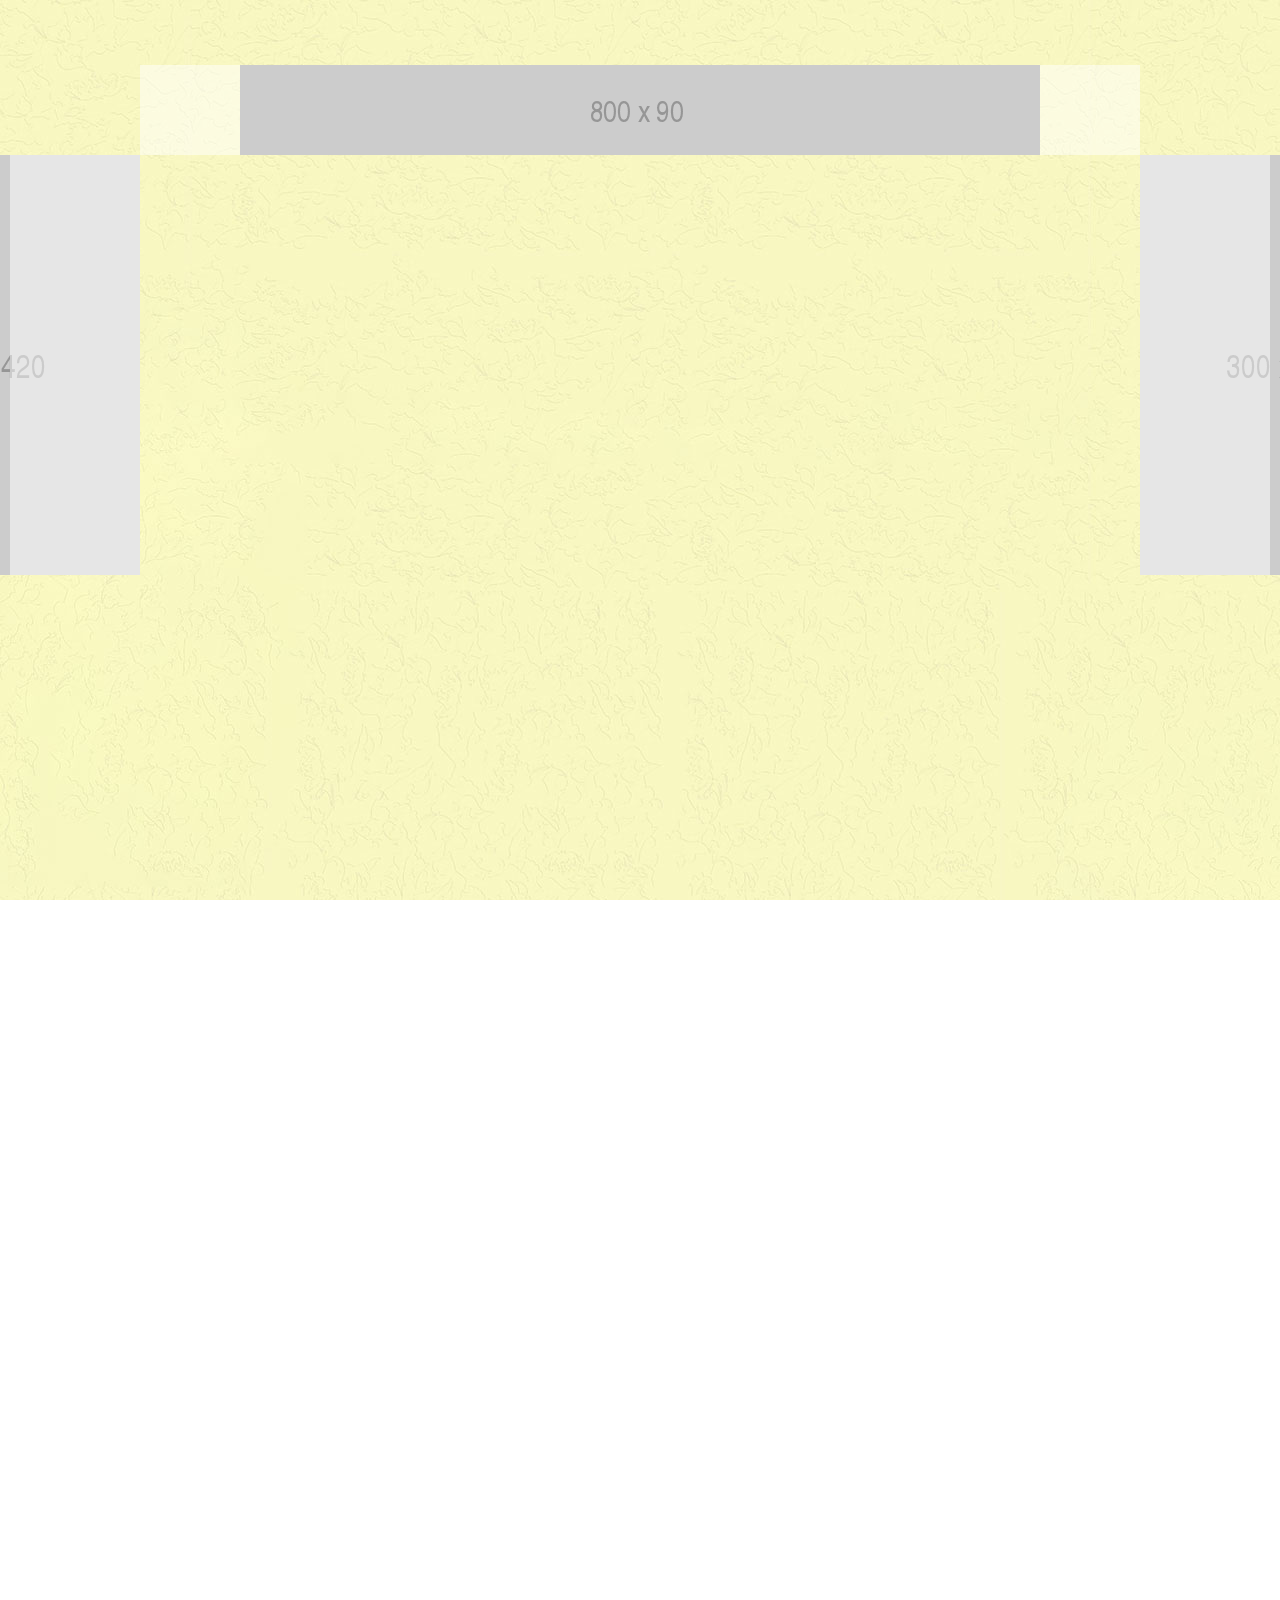
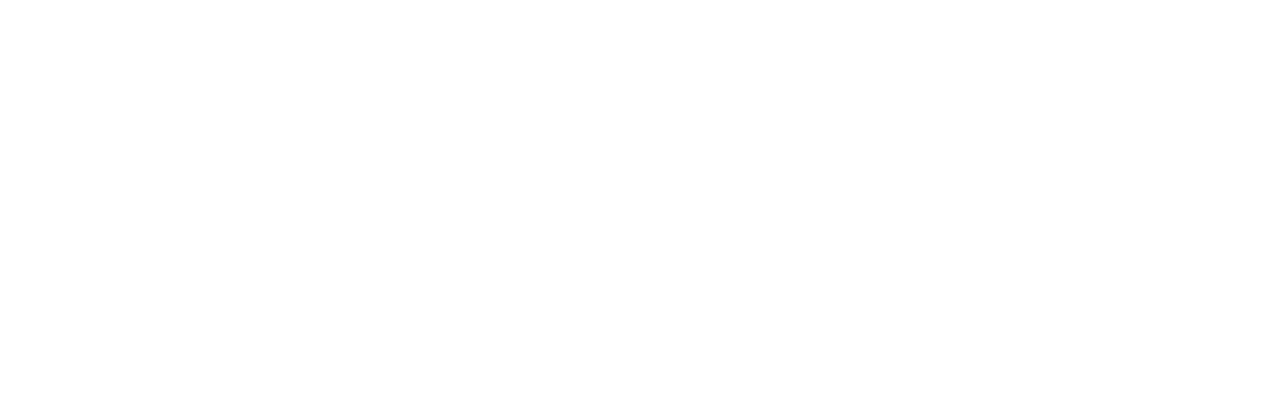
<file: banners/html5_fullbg/index.html>
<!DOCTYPE html>
<html lang="en">
<head>
<meta charset="utf-8">
<meta http-equiv="X-UA-Compatible" content="IE=edge">
<meta name="viewport" content="width=device-width initial-scale=1.0 maximum-scale=1.0 user-scalable=yes" />
<title>Adtima</title>
<style type="text/css">
*{margin:0;padding:0;box-sizing:border-box;-moz-box-sizing:border-box;-webkit-box-sizing:border-box;}
body{background:url(BG.jpg) top center fixed;width:100%;height:100%}
.img-responsive{display:block;max-width:100%;height:auto;margin:0 auto}
	.adtima-fc-main-body{position:relative;width:1000px;height:2000px;margin:0 auto;padding:90px}

	.adtima-fc-top{display:block;position:absolute;top:65px;left:0;right:0;text-align:center}
	.adtima-fc-top .fc-link{display:block;width:1000px;height:90px;margin:0 auto;cursor:pointer}
	
    .adtima-fc-left{display:block;position:absolute;top:155px;left:-180px;width:180px;height:550px}
	.adtima-fc-left img{position:absolute;top:0;right:0}
    .adtima-fc-left .fc-link{position:absolute;top:0;right:0;z-index:18;display:block;cursor:pointer}
	
	.adtima-fc-right{display:block;position:absolute;top:155px;right:-180px;width:180px;height:550px}
    .adtima-fc-right .fc-link{position:absolute;top:0;left:0;z-index:18;display:block;cursor:pointer}
</style>

</head>
<body>
	<div class="adtima-fc-main-body" id='main-body'>
		<div class="adtima-fc-top">
			<div class="fc-link" onclick="clickLandingPage();" style="background-color:rgba(255,255,255,0.5)">
				<img src="Top.png">
			</div>
		</div>
		<div class="adtima-fc-left">
			<img src="Left.png">
			<div class="fc-link" onclick="clickLandingPage();" style="background-color:rgba(255,255,255,0.5);width:130px;height:420px"></div>
		</div>
		<div class="adtima-fc-right">
			<img src="Right.png">
			<div class="fc-link" onclick="clickLandingPage();" style="background-color:rgba(255,255,255,0.5);width:130px;height:420px"></div>
		</div>
	</div>
<script>
function clickLandingPage() {
    if('getTargetUrl' in window) {
		var clickTAG = getTargetUrl();
		window.open(clickTAG, "_blank");
	} else {
		console.log('Pls check getTargetUrl method!');
	}
}    

////////////////////////////////////////////////////////////
// resizeAdtima
////////////////////////////////////////////////////////////
function resizeAdtimaPageWidth(pageWidth) {
	var mainBody = document.getElementById('main-body');
	mainBody.style.width = pageWidth + "px";
} 

function transperentClickTag() {
	var fcClick = document.getElementsByClassName('fc-link');
	for(var i = 0; i < fcClick.length; i++) {
		fcClick[i].style['background-color'] = 'rgba(255,255,255,0)';
	}
}

if('getTargetUrl' in window) {
	transperentClickTag();
}


////////////////////////////////////////////////////////////
// resizeAdtima
////////////////////////////////////////////////////////////
</script>
</body>
</html>
</file>
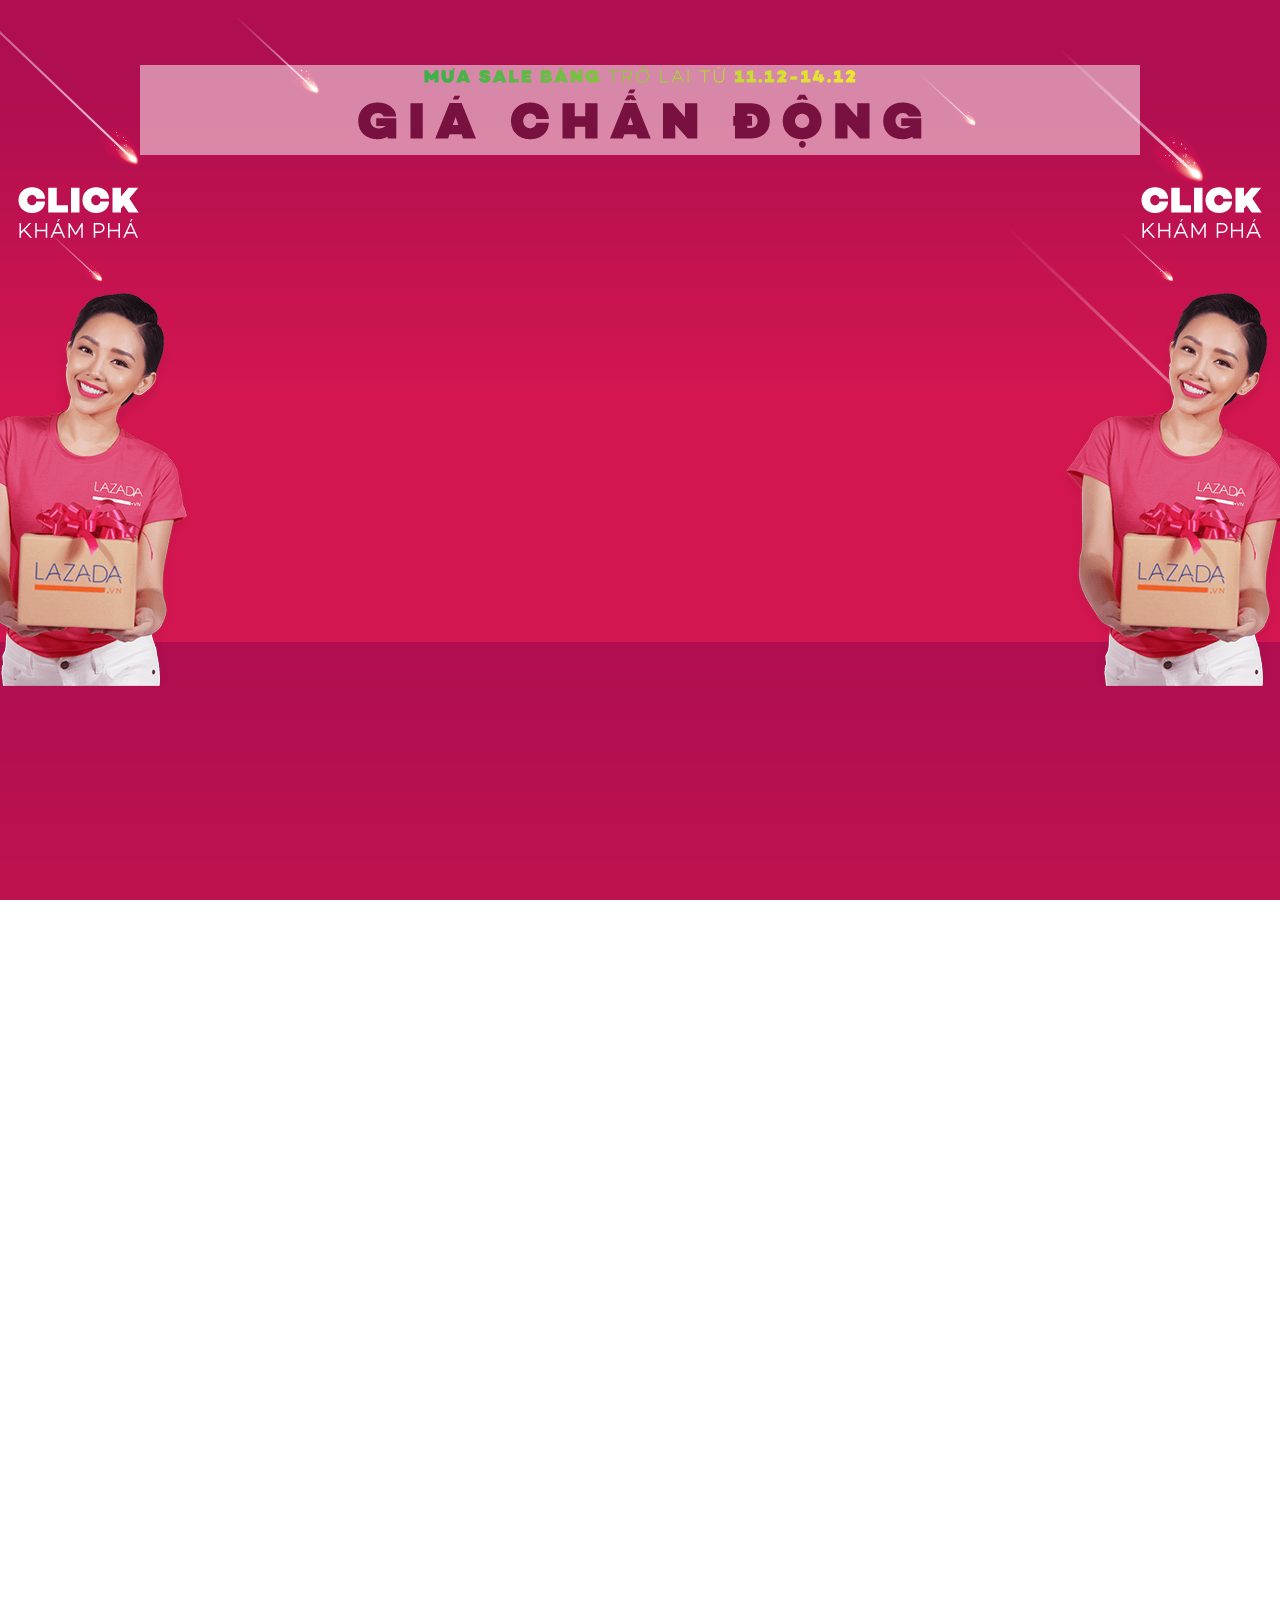
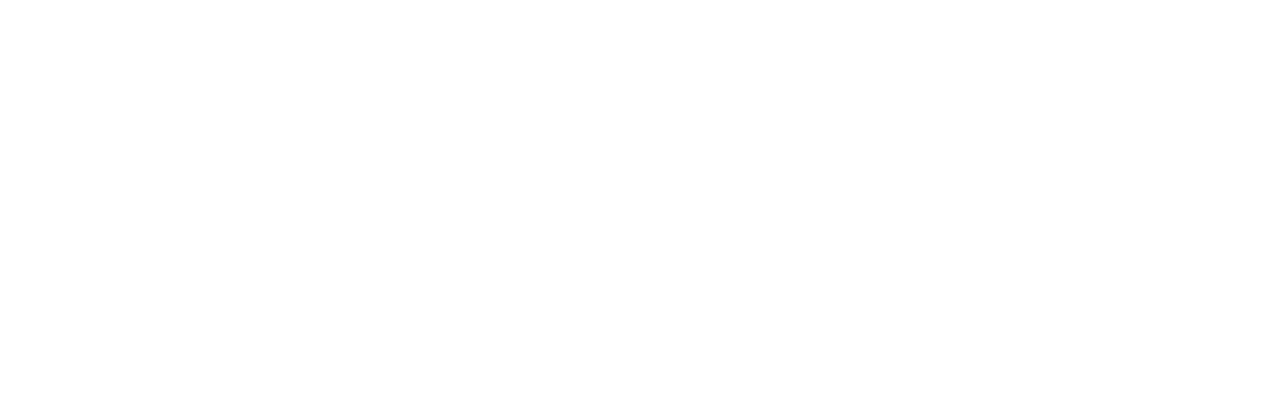
<file: banners/lazada/index.html>
<!DOCTYPE html>
<html lang="en">
<head>
<meta charset="utf-8">
<meta http-equiv="X-UA-Compatible" content="IE=edge">
<meta name="viewport" content="width=device-width initial-scale=1.0 maximum-scale=1.0 user-scalable=yes" />
<title>Adtima</title>
<style type="text/css">
*{margin:0;padding:0;box-sizing:border-box;-moz-box-sizing:border-box;-webkit-box-sizing:border-box;}
body{background:url(images/BG.png) top center fixed;width:100%;height:100%}
.img-responsive{display:block;max-width:100%;height:auto;margin:0 auto}
	.adtima-fc-main-body{position:relative;width:1000px;height:2000px;margin:0 auto;padding:90px}

	.adtima-fc-top{display:block;position:absolute;top:65px;left:0;right:0;text-align:center}
	.adtima-fc-top .fc-link{display:block;width:1000px;height:90px;margin:0 auto;cursor:pointer}
	
    .adtima-fc-left{display:block;position:absolute;top:155px;left:-180px;width:180px;height:550px}
	.adtima-fc-left img{position:absolute;top:0;right:0}
    .adtima-fc-left .fc-link{position:absolute;top:0;right:0;z-index:18;display:block;cursor:pointer}
	
	.adtima-fc-right{display:block;position:absolute;top:155px;right:-180px;width:180px;height:550px}
	.adtima-fc-right img{position:absolute;top:0;right:0}
    .adtima-fc-right .fc-link{position:absolute;top:0;left:0;z-index:18;display:block;cursor:pointer}
</style>
<script src="https://stc.support.brand.zing.vn/static/demo/2016/cache/createjs-2015.11.26.min.js"></script>
<!-- write your code here -->
<script src="index.js?1512707768364"></script>
<script>
var canvas, stage, exportRoot, fnStartAnimation, fnPauseAnimation;
function init() {
	canvas = document.getElementById("canvas");
	createjs.MotionGuidePlugin.install();
	var comp=AdobeAn.getComposition("88D2BDDE38522C4DB1D0F0FBB60B8CF4");
	var lib=comp.getLibrary();
	var loader = new createjs.LoadQueue(false);
	loader.addEventListener("fileload", function(evt){handleFileLoad(evt,comp)});
	loader.addEventListener("complete", function(evt){handleComplete(evt,comp)});
	var lib=comp.getLibrary();
	loader.loadManifest(lib.properties.manifest);
}
function resizeAdtimaPageWidth(pageWidth) {
	window.adPageWidth = pageWidth;
	if(canvas && canvas.onResizeAds) {
		canvas.onResizeAds(pageWidth);
	}
}
function handleFileLoad(evt, comp) {
	var images=comp.getImages();	
	if (evt && (evt.item.type == "image")) { images[evt.item.id] = evt.result; }	
}
function handleComplete(evt,comp) {
	//This function is always called, irrespective of the content. You can use the variable "stage" after it is created in token create_stage.
	var lib=comp.getLibrary();
	var ss=comp.getSpriteSheet();
	var queue = evt.target;
	var ssMetadata = lib.ssMetadata;
	for(i=0; i<ssMetadata.length; i++) {
		ss[ssMetadata[i].name] = new createjs.SpriteSheet( {"images": [queue.getResult(ssMetadata[i].name)], "frames": ssMetadata[i].frames} )
	}
	exportRoot = new lib.lazada_JS_2000x1200();
	stage = new lib.Stage(canvas);
	stage.addChild(exportRoot);	
	//Registers the "tick" event listener.
	fnStartAnimation = function() {
		createjs.Ticker.setFPS(lib.properties.fps);
		createjs.Ticker.addEventListener("tick", stage);
	}	 
	AdobeAn.compositionLoaded(lib.properties.id);
	//fnStartAnimation();
	
	fnPauseAnimation = function() {
		createjs.Ticker.removeEventListener("tick", stage);
	}
}
</script>
</head>
<body onload="init();">
	<div class="adtima-fc-main-body" id='main-body'>
		<div class="adtima-fc-top">
			<div class="fc-link" onclick="clickLandingPage();" style="background-color:rgba(255,255,255,0.5)">
				<img src="images/Zing_0008_Top_text_2.png">
				<br/>
				<img src="images/Zing_0007_Top_text_1.png">
			</div>
		</div>
		<div class="adtima-fc-left">
			<div>
				<img src="images/Click.png" style="top: 32px;right: 1px;">
				<img src="images/Left.png" style="top:126px;right:-54px;">
			</div>
			
			<div class="fc-link" onclick="clickLandingPage();" style="background-color:rgba(255,255,255,0.5);width:130px;height:420px;display:none;"></div>
		</div>
		<div class="adtima-fc-right">
			<div>
				<img src="images/Click.png" style="top: 32px;left: 1px;">
				<img src="images/Left.png" style="top:126px;left:-82px;">
			</div>
			<div class="fc-link" onclick="clickLandingPage();" style="background-color:rgba(255,255,255,0.5);width:130px;height:420px;display:none;"></div>
		</div>
	</div>
	<canvas id="canvas" width="2000" height="1200" style="position: absolute; display: block; background-color:rgba(255, 255, 255, 0.00);display:none;cursor:pointer;"></canvas>
<script>
function clickLandingPage() {
    if('getTargetUrl' in window) {
		var clickTAG = getTargetUrl();
		window.open(clickTAG, "_blank");
	} else {
		console.log('Pls check getTargetUrl method!');
	}
}    

////////////////////////////////////////////////////////////
// resizeAdtima
////////////////////////////////////////////////////////////
function resizeAdtimaPageWidth(pageWidth) {
	var mainBody = document.getElementById('main-body');
	mainBody.style.width = pageWidth + "px";
} 

function transperentClickTag() {
	var fcClick = document.getElementsByClassName('fc-link');
	for(var i = 0; i < fcClick.length; i++) {
		fcClick[i].style['background-color'] = 'rgba(255,255,255,0)';
	}
}

if('getTargetUrl' in window) {
	transperentClickTag();
}

function loadEffect(){
	var mainBody = document.getElementById('main-body');
	mainBody.style.display = "none";
	canvas.style.display = "block";
	
	fnStartAnimation();
	if(exportRoot){
		exportRoot.mcMain.gotoAndPlay('Canvas');
	}
	if(canvas && canvas.video && canvas.video.fnPauseVideo) {
		canvas.video.fnReplayVideo();
	}
}
function stopEffect(){
	var mainBody = document.getElementById('main-body');
	mainBody.style.display = "block";
	canvas.style.display = "none";
	
	fnPauseAnimation();
	if(exportRoot){
		exportRoot.mcMain.gotoAndPlay(0);
	}
	
	if(canvas && canvas.video && canvas.video.fnPauseVideo) {
		canvas.video.fnPauseVideo();
	}
}


function hideCanvasOverlay(){window.parent.AdtimaCanvasBanner.hideCanvasOverlay()}
function startEffect(){window.parent.AdtimaCanvasBanner.startEffect()}
////////////////////////////////////////////////////////////
// resizeAdtima
////////////////////////////////////////////////////////////
</script>
</body>
</html>
</file>
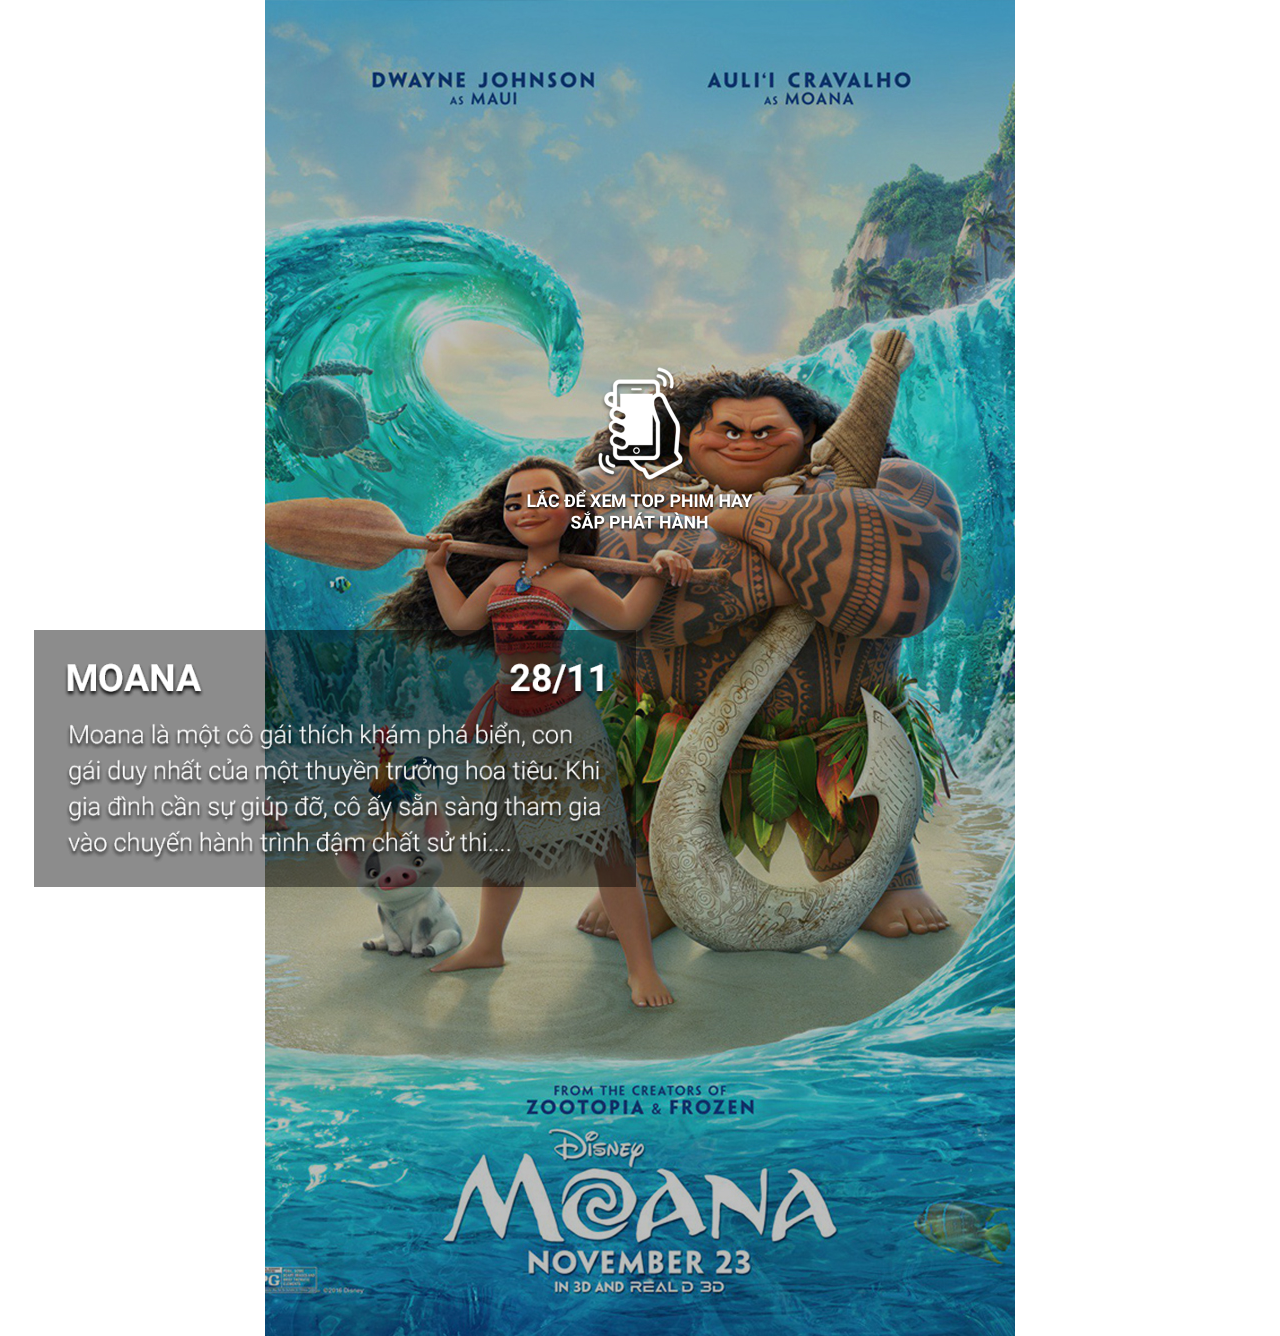
<file: banners/moana_shake/index.html>
<!DOCTYPE html>
<html lang="en">
<head>
<meta charset="utf-8">
<meta http-equiv="X-UA-Compatible" content="IE=edge">
<meta name="viewport" content="width=device-width initial-scale=1.0 maximum-scale=1.0 user-scalable=yes" />
<title>Adtima</title>
<style type="text/css">
*{margin:0;padding:0;box-sizing:border-box;-moz-box-sizing:border-box;-webkit-box-sizing:border-box}
body{background-color:#fff;width:100%}
body.autoplay .img-touch{display:none!important}
.responsive-img, .img-responsive{display:block;max-width:100%;height:auto;margin:0 auto}
	.img-touch{position:absolute;top:50%;left:50%;width:250px;height:200px;margin-top:-100px;margin-left:-125px}
	.ctn-1{position:absolute;top:70%;max-width:100%;display:block;height:auto;margin:0 auto;text-align:center}
	.ctn-1 img{display:inline-block;max-width:90%}
	.hidden{display:none!important}
	.show{display:block!important}
</style>
<script type="text/javascript" src="shake.js"></script>
<script type="text/javascript">
	var level = 0;
	var maxLevel = 5;
	var canShake = 1;
	var delayShake = 1500;
	var intervalAutoplay = -1;
	
	window.onload = function() {
		//create a new instance of shake.js.
		var myShakeEvent = new Shake({
			threshold: 10
		});
		// start listening to device motion
		myShakeEvent.start();
		// register a shake event
		window.addEventListener('shake', shakeEventDidOccur, false);
		intervalAutoplay = setTimeout(autoplayAnimation, 3000);
		
	};
	
	function autoplayAnimation() {
		document.body.className = " autoplay";
	}
	
	//shake event callback
	function shakeEventDidOccur () {
		//put your own code here etc.
		alert('canShake = ' + canShake);
		clearTimeout(intervalAutoplay);
		
		if(canShake) {
			canShake = 0;
			level++;
			setTimeout(activeShake, delayShake);
			alert('level = ' + level);
			// TODO : play animation layout ===================================================
			switch(level)
			{
				case 1: // level 1
					document.getElementById('touchIcon').classList.add('hidden');
					document.getElementById('page1').classList.add('hidden');
					document.getElementById('page2').classList.remove('hidden');
					document.getElementById('page2').classList.add('show');
				break;
				case 2: // level 2
					document.getElementById('page2').classList.remove('show');
					document.getElementById('page2').classList.add('hidden');
					document.getElementById('page3').classList.remove('hidden');
					document.getElementById('page3').classList.add('show');
				break;
				case 3: // level 3
				
				break;
				case 4: // level 4
				
				break;
			}
			//=================================================================================
			
		}
	}
	
	function activeShake() {
		if(level < maxLevel) canShake = 1;
	}
	
	function resetShake() {
		level = 0;
		
		// TODO : should reset layout =============================================================
		
		//=========================================================================================
		
	}
</script>
</head>
<body>
	<img id='touchIcon' class="img-touch" src="images/touch.png" alt="Adtima">
	<div id="page1" class="">
		<img class="responsive-img" src="images/bg1.jpg" alt="Adtima">
		<div class="ctn-1"><img src="images/block1.png"></div>
	</div>
	<div id="page2" class="hidden">
		<img class="responsive-img" src="images/bg2.jpg" alt="Adtima">
		<div class="ctn-1"><img src="images/block2.png"></div>
	</div>
	<div id="page3" class="hidden">
		<img class="responsive-img" src="images/bg3.jpg" alt="Adtima">
		<div class="ctn-1"><img src="images/block3.png"></div>
	</div>
</body>
</html>
</file>
